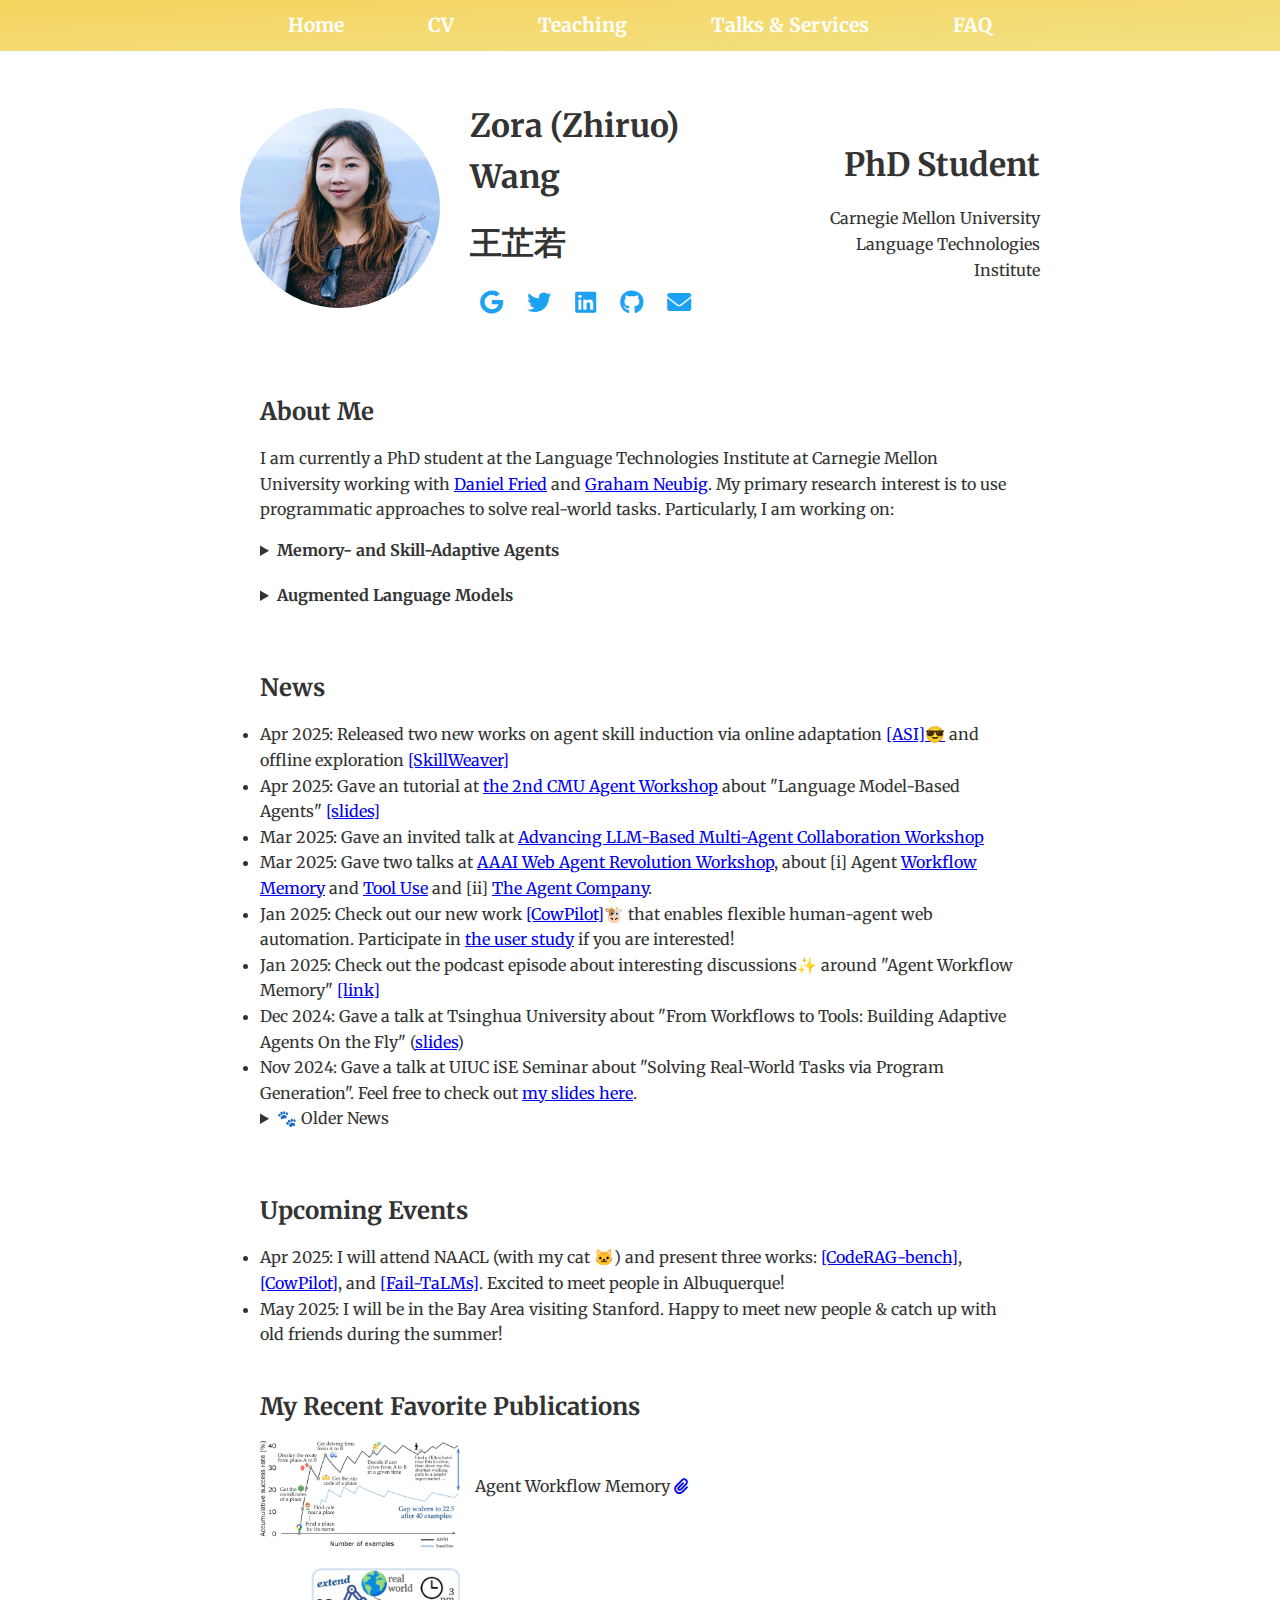
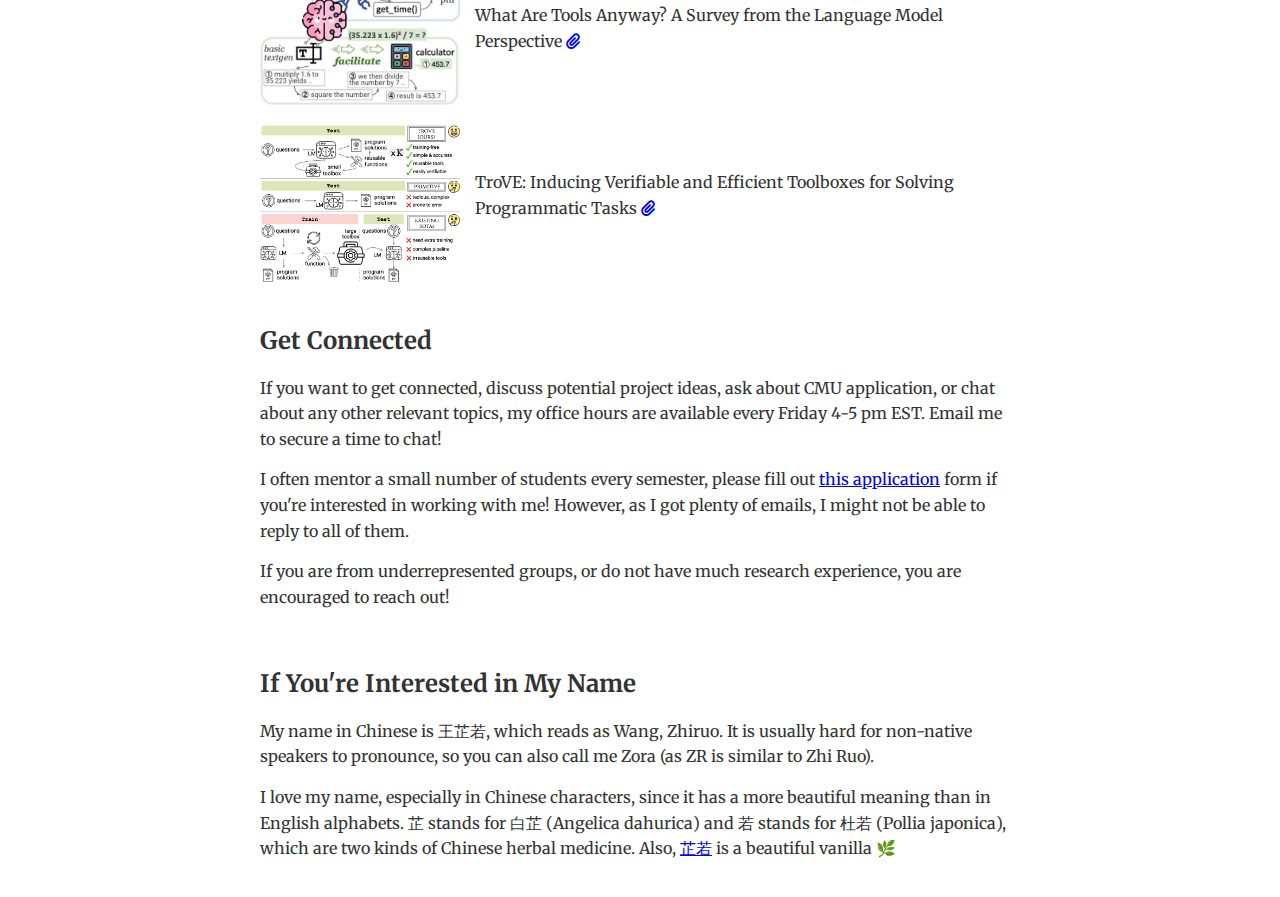
<file: index.html>
<!DOCTYPE html>
<html lang="en">
<head>
    <meta charset="UTF-8">
    <meta name="viewport" content="width=device-width, initial-scale=1.0">
    <title>Homepage | Zora Wang</title>
    <link rel="icon" href="images/cat.png" type="image/png">
    <link rel="stylesheet" href="styles.css">
    <link href="https://fonts.googleapis.com/css2?family=Merriweather:wght@300;700&display=swap" rel="stylesheet">
    <link rel="stylesheet" href="https://cdnjs.cloudflare.com/ajax/libs/font-awesome/6.0.0-beta3/css/all.min.css">
</head>
<body>
    <!-- Top Banner with Navigation Links -->
    <header class="banner">
        <nav class="navbar">
            <a href="index.html" class="nav-link">Home</a>
            <a href="files/zora_cv_2024.pdf" class="nav-link">CV</a>
            <a href="teaching.html" class="nav-link">Teaching</a>
            <a href="talks.html" class="nav-link">Talks & Services</a>
            <a href="faq.html" class="nav-link">FAQ</a>
        </nav>
    </header>

    <!-- Intro Section -->
    <section id="intro" class="intro-container">
        <div class="profile-photo">
            <img src="images/profile.jpg" alt="Profile Picture">
        </div>
        <div class="intro-text">
            <h1>Zora (Zhiruo) Wang</h1>
            <h1>王芷若</h1>
            <div class="social-icons">
                <a href="https://scholar.google.com/citations?hl=en&user=K2hRQgUAAAAJ&view_op=list_works&sortby=pubdate" target="_blank" aria-label="Google Scholar"><i class="fab fa-google"></i></a>
                <a href="https://x.com/ZhiruoW" target="_blank" aria-label="Twitter"><i class="fab fa-twitter"></i></a>
                <a href="https://www.linkedin.com/in/zorazrw" target="_blank" aria-label="LinkedIn"><i class="fab fa-linkedin"></i></a>
                <a href="https://github.com/zorazrw" target="_blank" aria-label="GitHub"><i class="fab fa-github"></i></a>
                <a href="mailto:zhiruow@cs.cmu.edu" aria-label="Email"><i class="fas fa-envelope"></i></a>
            </div>
        </div>
        <div class="school-info">
            <h1>PhD Student</h1>
            <p>Carnegie Mellon University</p>
            <p>Language Technologies Institute</p>
        </div>
    </section>

    <!-- Brief Intro Paragraph -->
    <section id="about" class="section">
        <h2>About Me</h2>
        <p>
            I am currently a PhD student at the Language Technologies Institute at Carnegie Mellon University working with <a href="https://dpfried.github.io/">Daniel Fried</a> and <a href="https://www.phontron.com/">Graham Neubig</a>. My primary research interest is to use programmatic approaches to solve real-world tasks. Particularly, I am working on:
        </p>
        <details>
            <summary><b>Memory- and Skill-Adaptive Agents</b></summary>
            <ol>
              <li>Digital agents that learns navigation workflows in memory <a href="https://arxiv.org/abs/2409.07429">[AWM]</a> and specialized skills as actuators <a href="https://arxiv.org/abs/2504.06821">[ASI]</a> <a href="https://arxiv.org/abs/2504.07079">[SkillWeaver]</a>; build verifiable and efficient toolboxes for math, data analysis, and visual reasoning tasks <a href="https://arxiv.org/abs/2401.12869">[TroVE]</a></li>
              <li>These agents often facilitate human verification <a href="https://arxiv.org/abs/2401.12869">[TroVE]</a> and improves task success <a href="https://arxiv.org/pdf/2501.16609">[CowPilot]</a></li>
              <li>On versatile tasks such as presentation making <a href="https://arxiv.org/pdf/2501.00912">[AutoPresent]</a>, software engineering <a href="https://arxiv.org/abs/2212.10481">[ODEX]</a>, and popular professions <a href="https://arxiv.org/pdf/2412.14161">[TAC]</a></li>
            </ol>
        </details>
        <details>
            <summary><b>Augmented Language Models</b></summary>
            <ol>
              <li>Tools <a href="https://arxiv.org/pdf/2403.15452">[Survey]</a>: designed by human experts <a href="https://arxiv.org/pdf/2501.00912">[AutoPresent]</a> or LMs <a href="https://arxiv.org/abs/2401.12869">[TroVE]</a>; their behaviors to under-specified queries and execution failures <a href="https://arxiv.org/abs/2503.14227">[Fail-TaLMs]</a></li>
              <li>Programs: Challenging benchmarks for open domain <a href="https://arxiv.org/abs/2212.10481">[ODEX]</a>, multilingual <a href="https://arxiv.org/abs/2203.08388">[MCoNaLa]</a>, and data science <a href="https://arxiv.org/abs/2108.06712">[HiTab]</a> problems; Performant code LMs <a href="https://arxiv.org/abs/2305.06161">[StarCoder]</a> <a href="https://arxiv.org/pdf/2407.14044">[ECCO]</a> with <a href="https://code-rag-bench.github.io/">[Code RAG]</a>, assistive <a href="https://arxiv.org/abs/2310.14687">[APIs]</a>, and libraries in <a href="https://openreview.net/pdf?id=ZTCxT2t2Ru">[DocPrompting]</a></li>
              <li>Knowledge: retrieve texts <a href="https://arxiv.org/abs/2311.08377">[FilCo]</a> <a href="https://arxiv.org/abs/2212.02027">[ReAtt]</a> <a href="https://arxiv.org/abs/2403.09040">[RAGGED]</a> and structured data <a href="https://arxiv.org/abs/2205.09843">[WikiTable]</a> <a href="https://arxiv.org/abs/2010.12537">[TUTA]</a></li>
            </ol>
        </details>
    </section>

    <!-- News Section -->
    <section id="news" class="section">
        <h2>News</h2>
        <ul>
            <li>Apr 2025: Released two new works on agent skill induction via online adaptation <a href="https://arxiv.org/abs/2504.06821">[ASI]😎</a> and offline exploration <a href="https://arxiv.org/abs/2504.07079">[SkillWeaver]</a></li>
            <li> Apr 2025: Gave an tutorial at <a href="https://cmu-agent-workshop.github.io/">the 2nd CMU Agent Workshop</a> about "Language Model-Based Agents" <a href="https://docs.google.com/presentation/d/1ag34oWLEQV29Jz6sIc0qAoqxj02JFTgTYcBTnqSxrfs/edit?usp=sharing">[slides]</a></li>
            <li> Mar 2025: Gave an invited talk at <a href="https://multiagents.org/workshop">Advancing LLM-Based Multi-Agent Collaboration Workshop</a></li>
            <li> Mar 2025: Gave two talks at <a href="https://sites.google.com/view/web-agent-revolution/home">AAAI Web Agent Revolution Workshop</a>, about [i] Agent <a href="https://arxiv.org/abs/2409.07429">Workflow Memory</a> and <a href="https://arxiv.org/abs/2401.12869">Tool Use</a> and [ii] <a href="https://arxiv.org/abs/2412.14161">The Agent Company</a>.</li>
            <li>Jan 2025: Check out our new work <a href="https://arxiv.org/pdf/2501.16609">[CowPilot]</a>🐮 that enables flexible human-agent web automation. Participate in <a href="https://forms.gle/aYkXhh7fdRwZ94yVA">the user study</a> if you are interested!</li>
            <li>Jan 2025: Check out the podcast episode about interesting discussions✨ around "Agent Workflow Memory" <a href="https://youtu.be/lvebVU0dsNU">[link]</a></li>
            <li>Dec 2024: Gave a talk at Tsinghua University about "From Workflows to Tools: Building Adaptive Agents On the Fly" (<a href="https://docs.google.com/presentation/d/1qWSg0pxBEJePf-t_cuvjdC0MHD6qV8zskCApIfjCVog/edit?usp=sharing">slides</a>)</li>
            <li>Nov 2024: Gave a talk at UIUC iSE Seminar about "Solving Real-World Tasks via Program Generation". Feel free to check out <a href="https://docs.google.com/presentation/d/1nut1ku1-gu-hiO-wIN0ygYljsOkWUgSyiZ1cfvq5DWk/edit?usp=sharing">my slides here</a>.</li>
        </ul>
        <details>
            <summary>🐾 Older News</summary>
            <li> Oct 2024: Joined the panelist of <a href="https://www.cmu.edu/cs/ourcs/">Our CS</a> (Workshop for Undergraduates in CS) and shared some of my thoughts about research </li>
            <li> Sep 2024: Gave an invited talk at Camel-AI 🐪 about Agent Workflow Memory, check out the <a href="https://t.co/RJnyEOfB8q">video</a>, <a href="https://arxiv.org/abs/2409.07429">paper</a>, and <a href="https://x.com/ZhiruoW/status/1834215465683415243">tweet</a> </li>
            <li> Jul 2024: Gave a tutorial at SIGIR about <a href="https://llm4table-tutorial.github.io/">Large Language Models for Tabular Data</a>, check out the slides & recordings if you're interested! </li>
            <li> May 2024: Organized our <a href="https://cmu-agent-workshop.github.io/">CMU Agent Workshop</a> 🤖 with plenty of events -- insightful tutorials, talks, and posters! I also gave two (short) tutorials about tool-augmented LMs and codegen testbeds. </li>
            <li> Mar 2024: Gave a guest lecture about "Language Agents and Tool Use" at the Advanced NLP course (11-711) course, check out the <a href="https://www.youtube.com/watch?v=6NeTO61qc4M&list=PL8PYTP1V4I8DZprnWryM4nR8IZl1ZXDjg&pp=iAQB">recordings</a>! </li>
            <li>Mar 2024: Gave a talk at the <a href="https://cmuflame.org/">[FLAME_ (Foundation and LAnguage Model) 🔥]</a> seminar, about <a href="https://arxiv.org/pdf/2403.15452">[our recent survey]</a> and <a href="https://arxiv.org/pdf/2401.12869.pdf">[TroVE]</a> </li>
            <li>Feb 2024: Gave a talk about <b>Language Models with Tools</b> at the <em>LLM as Agent</em> Seminar, about <a href="https://arxiv.org/pdf/2401.12869.pdf">[TroVE]</a> and works in progress 🤫 </li>
            <li>Feb 2024: Gave a lecture about <b>Evaluation (metrics and benchmarks)</b> for the Neural Code Generation (11-891) course 💻 </li>
            <li>Jan 2024: TAing for the new course <a href="https://cmu-codegen.github.io/s2024/">[11-891 Neural Code Generation]</a>, reach out if you want to discuss more project ideas 🪄 </li>
            <li>Nov 2023: Gave a guest lecture about <b>Evaluation and Benchmarks for Code Generation</b> for the Advanced NLP course (11-711) 👩‍🏫 more details <a href="https://cmu-anlp.github.io/schedule/code-generation.html">[here]</a></li>
            <li>Aug 2023: A talk about 🛠️ <b>Tool using, learning, and making with LLMs</b> at <em>Code Generation Reading Group</em>, check out the <a href="https://cmu.zoom.us/rec/share/cI-aFYHoIL0fir4KeKwiVladDrUPrdtTWGeXvcg42-UryelmAW3QTW5ASrd9QmO0.Sz5hB9sIrPd2s_UT">[video]</a></li>
            <li>Apr 2023: Gave a talk about <a href="https://arxiv.org/pdf/2212.10481.pdf">[ODEX]</a> at the Machine Learning Methods in Software Engineering <a href="https://www.youtube.com/watch?v=xQxGyzcw7H4">(video)</a> hosted by JetBrains Research Team 👩‍💻</li>
          </details>
    </section>

    <!-- Upcoming Events Section -->
    <section id="upcoming" class="section">
        <h2>Upcoming Events</h2>
        <ul>
            <li> Apr 2025: I will attend NAACL (with my cat 🐱) and present three works: <a href="https://code-rag-bench.github.io/">[CodeRAG-bench]</a>, <a href="https://arxiv.org/pdf/2501.16609">[CowPilot]</a>, and <a href="https://arxiv.org/abs/2503.14227">[Fail-TaLMs]</a>. Excited to meet people in Albuquerque!</li>
            <li> May 2025: I will be in the Bay Area visiting Stanford. Happy to meet new people & catch up with old friends during the summer!</li>
        </ul>
    </section>

    <!-- Recent Publications -->
    <section id="recent-pub" class="section">
        <h2>My Recent Favorite Publications</h2>
        <div class="pub-container">
            <div class="pub-item">
                <img src="images/awm.jpg" alt="Agent Workflow Memory" width="200px">
                <p>
                    Agent Workflow Memory 
                    <a href="https://arxiv.org/abs/2409.07429" aria-label="Link to publication"><i class="fa-solid fa-paperclip"></i></a>
                </p>
            </div>
            <div class="pub-item">
                <img src="images/survey.jpg" alt="Survey on Language Models" width="200px">
                <p>
                    What Are Tools Anyway? A Survey from the Language Model Perspective 
                    <a href="https://arxiv.org/pdf/2403.15452" aria-label="Link to publication"><i class="fa-solid fa-paperclip"></i></a>
                </p>
            </div>
            <div class="pub-item">
                <img src="images/trove.jpg" alt="TroVE Took Making" width="200px">
                <p>
                    TroVE: Inducing Verifiable and Efficient Toolboxes for Solving Programmatic Tasks
                    <a href="https://arxiv.org/abs/2401.12869" aria-label="Link to publication"><i class="fa-solid fa-paperclip"></i></a>
                </p>
            </div>
        </div>
    </section>
    

    <!-- Get Connected Section -->
    <section id="connected" class="section">
        <h2>Get Connected</h2>
        <p>If you want to get connected, discuss potential project ideas, ask about CMU application, or chat about any other relevant topics, my office hours are available every Friday 4-5 pm EST. Email me to secure a time to chat!</p>
        <p>I often mentor a small number of students every semester, please fill out <a href="https://forms.gle/qatBPCCBEvGxQWLf7">this application</a> form if you're interested in working with me! However, as I got plenty of emails, I might not be able to reply to all of them.</p>
        <p>If you are from underrepresented groups, or do not have much research experience, you are encouraged to reach out!</p>
    </section>
    
    <!-- My Name Section -->
    <section id="my-name" class="section">
        <h2>If You're Interested in My Name</h2>
        <p>My name in Chinese is 王芷若, which reads as Wang, Zhiruo. It is usually hard for non-native speakers to pronounce, so you can also call me Zora (as ZR is similar to Zhi Ruo).</p>
        <p>I love my name, especially in Chinese characters, since it has a more beautiful meaning than in English alphabets. 芷 stands for 白芷 (Angelica dahurica) and 若 stands for 杜若 (Pollia japonica), which are two kinds of Chinese herbal medicine. Also, <a href="https://baike.baidu.hk/item/%E8%8A%B7%E8%8B%A5/6244995">芷若</a> is a beautiful vanilla 🌿</p>
    </section>
</file>
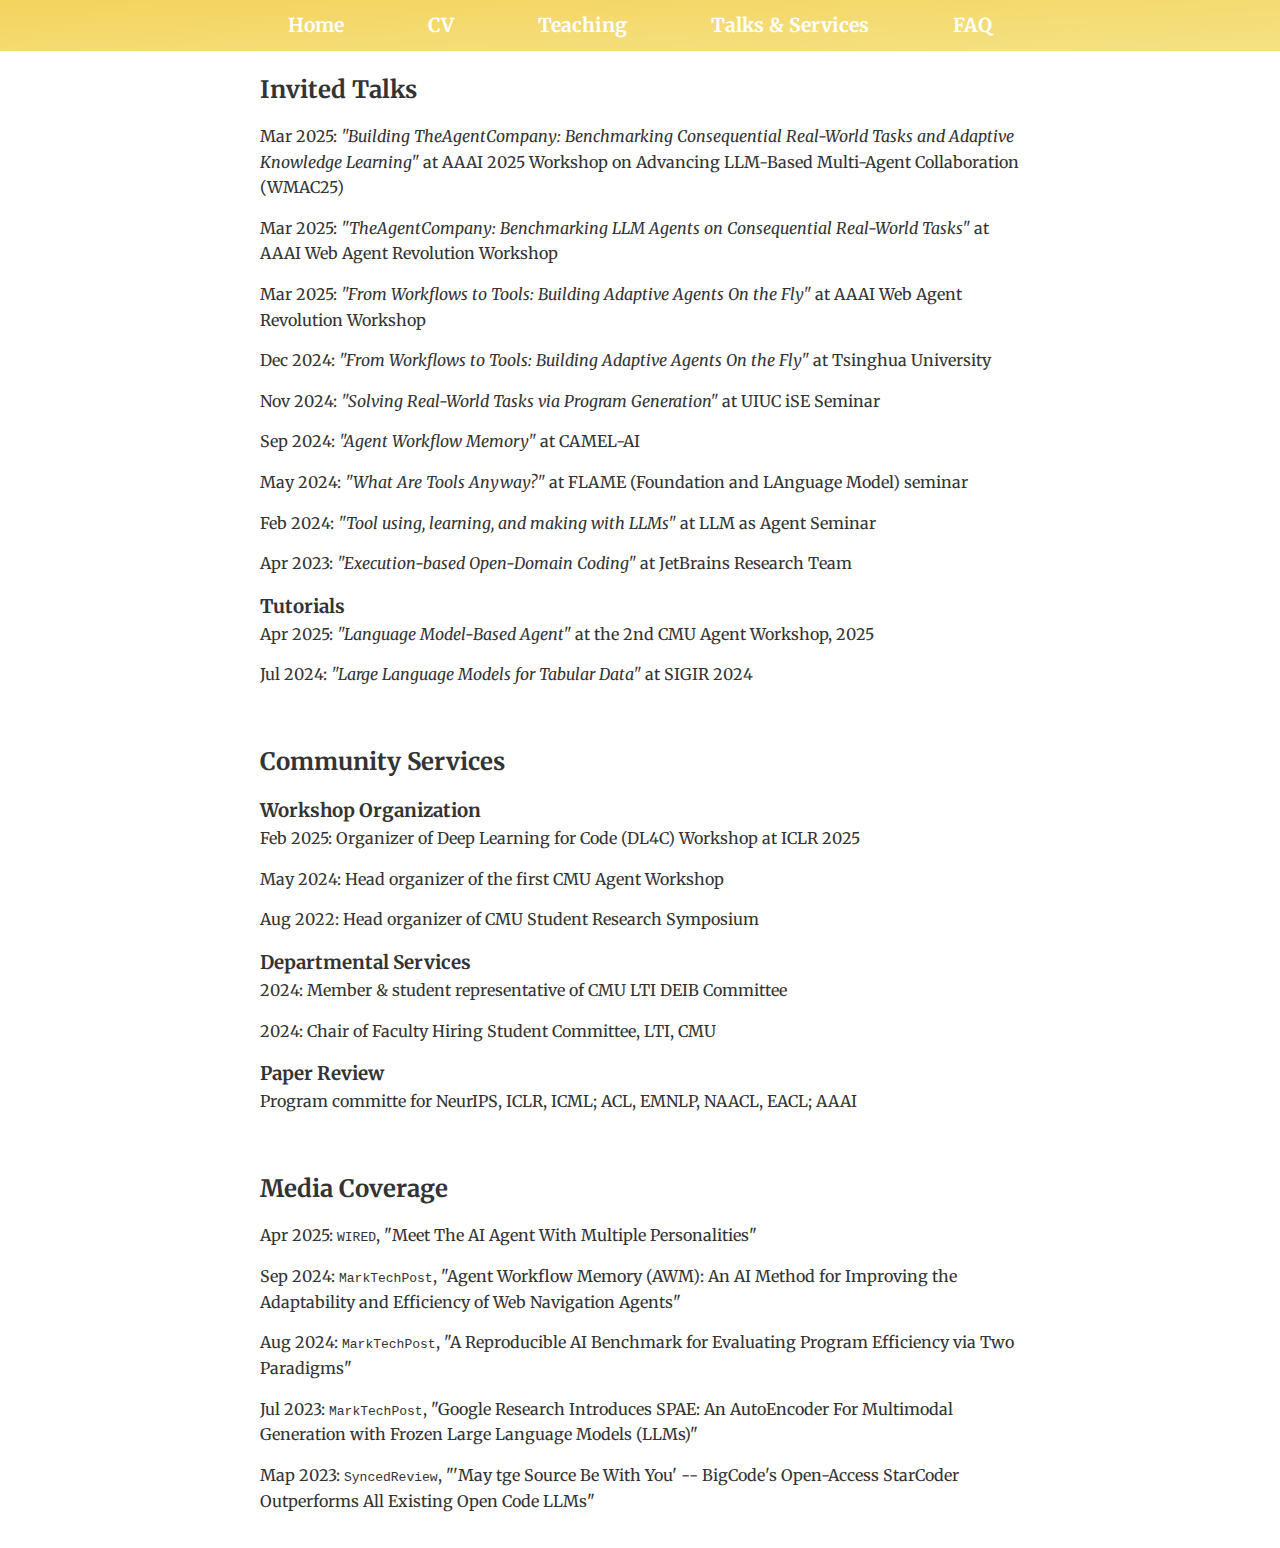
<file: talks.html>
<!DOCTYPE html>
<html lang="en">
<head>
    <meta charset="UTF-8">
    <meta name="viewport" content="width=device-width, initial-scale=1.0">
    <title>Talks | Zora Wang</title>
    <link rel="stylesheet" href="styles.css">
    <link href="https://fonts.googleapis.com/css2?family=Merriweather:wght@300;700&display=swap" rel="stylesheet">
    <link rel="stylesheet" href="https://cdnjs.cloudflare.com/ajax/libs/font-awesome/6.0.0-beta3/css/all.min.css">
</head>
<body>
    <!-- Top Banner with Navigation Links -->
    <header class="banner">
        <nav class="navbar">
            <a href="index.html" class="nav-link">Home</a>
            <a href="files/zora_cv_2024.pdf" class="nav-link">CV</a>
            <a href="teaching.html" class="nav-link">Teaching</a>
            <a href="talks.html" class="nav-link">Talks & Services</a>
            <a href="faq.html" class="nav-link">FAQ</a>
        </nav>
    </header>

    <!-- Invited Talks -->
    <section id="invited-talks" class="section">
        <h2>Invited Talks</h2>
        <p>Mar 2025: <em>"Building TheAgentCompany: Benchmarking Consequential Real-World Tasks and Adaptive Knowledge Learning"</em> at AAAI 2025 Workshop on Advancing LLM-Based Multi-Agent Collaboration (WMAC25)</p>
        <p>Mar 2025: <em>"TheAgentCompany: Benchmarking LLM Agents on Consequential Real-World Tasks"</em> at AAAI Web Agent Revolution Workshop</p>
        <p>Mar 2025: <em>"From Workflows to Tools: Building Adaptive Agents On the Fly"</em> at AAAI Web Agent Revolution Workshop</p>
        <p>Dec 2024: <em>"From Workflows to Tools: Building Adaptive Agents On the Fly"</em> at Tsinghua University</p>
        <p>Nov 2024: <em>"Solving Real-World Tasks via Program Generation"</em> at UIUC iSE Seminar</p>
        <p>Sep 2024: <em>"Agent Workflow Memory"</em> at CAMEL-AI</p>
        <p>May 2024: <em>"What Are Tools Anyway?"</em> at FLAME (Foundation and LAnguage Model) seminar</p>
        <p>Feb 2024: <em>"Tool using, learning, and making with LLMs"</em> at LLM as Agent Seminar</p>
        <p>Apr 2023: <em>"Execution-based Open-Domain Coding"</em> at JetBrains Research Team</p>
        <h3>Tutorials</h3>
        <p>Apr 2025: <em>"Language Model-Based Agent"</em> at the 2nd CMU Agent Workshop, 2025</p>
        <p>Jul 2024: <em>"Large Language Models for Tabular Data"</em> at SIGIR 2024</p>
    </section>

    <!-- Community Services -->
    <section id="community-services" class="section">
        <h2>Community Services</h2>
        <h3>Workshop Organization</h3>
        <p>Feb 2025: Organizer of Deep Learning for Code (DL4C) Workshop at ICLR 2025</p>
        <p>May 2024: Head organizer of the first CMU Agent Workshop</p>
        <p>Aug 2022: Head organizer of CMU Student Research Symposium</p>
        <h3>Departmental Services</h3>
        <p>2024: Member & student representative of CMU LTI DEIB Committee</p>
        <p>2024: Chair of Faculty Hiring Student Committee, LTI, CMU</p>
        <h3>Paper Review</h3>
        <p>Program committe for NeurIPS, ICLR, ICML; ACL, EMNLP, NAACL, EACL; AAAI</p>
    </section>

    <!-- Media Coverage -->
    <section id="media-coverage" class="section">
        <h2>Media Coverage</h2>
        <p>Apr 2025: <tt>WIRED</tt>, "Meet The AI Agent With Multiple Personalities"</p>
        <p>Sep 2024: <tt>MarkTechPost</tt>, "Agent Workflow Memory (AWM): An AI Method for Improving the Adaptability and Efficiency of Web Navigation Agents"</p>
        <p>Aug 2024: <tt>MarkTechPost</tt>, "A Reproducible AI Benchmark for Evaluating Program Efficiency via Two Paradigms"</p>
        <p>Jul 2023: <tt>MarkTechPost</tt>, "Google Research Introduces SPAE: An AutoEncoder For Multimodal Generation with Frozen Large Language Models (LLMs)"</p>
        <p>Map 2023: <tt>SyncedReview</tt>, "'May tge Source Be With You' -- BigCode's Open-Access StarCoder Outperforms All Existing Open Code LLMs"</p>
    </section>
</file>
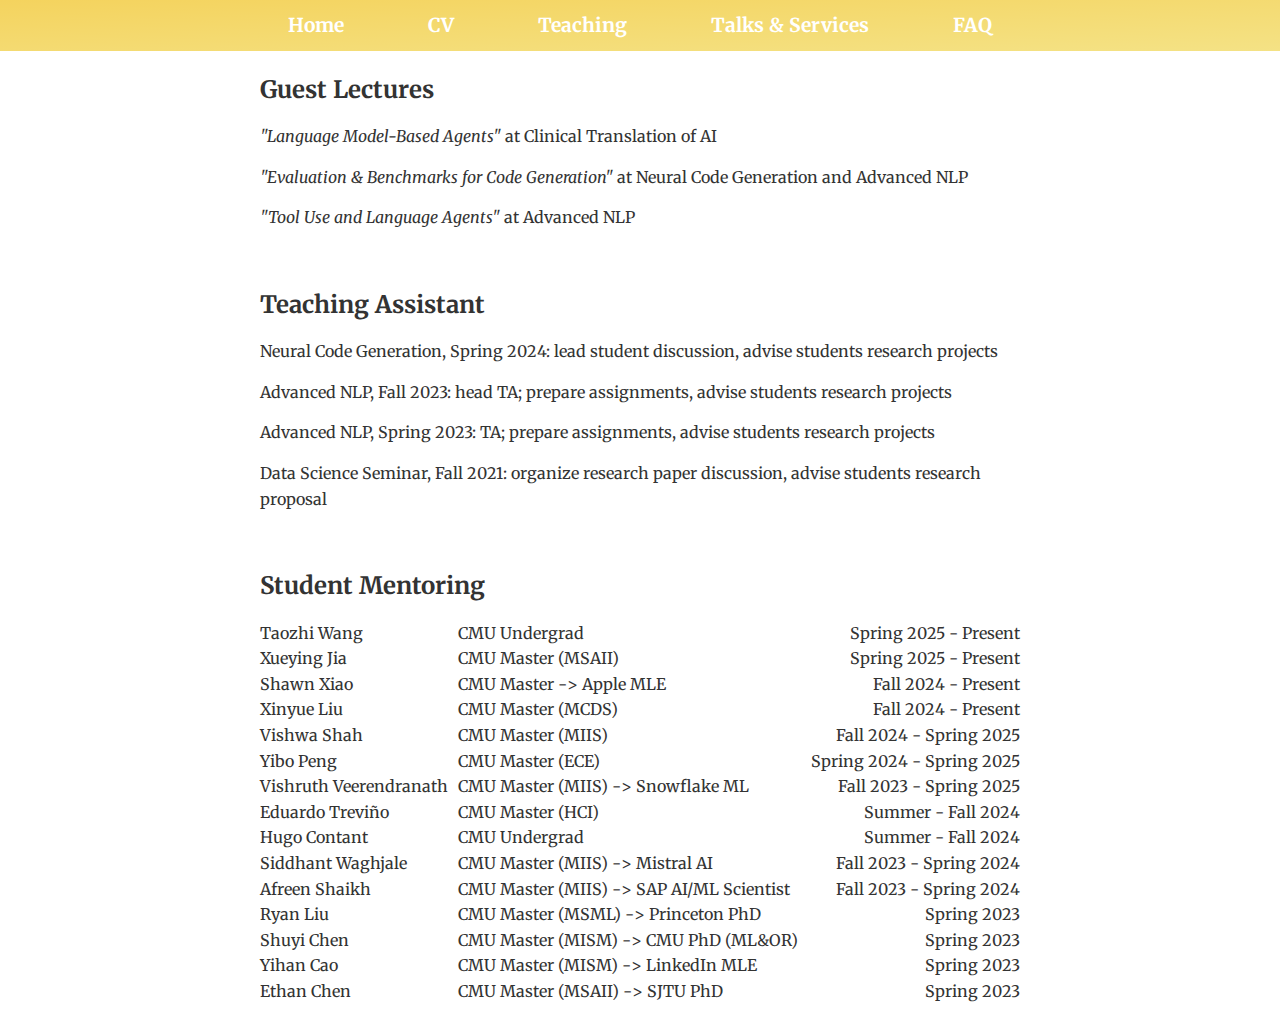
<file: teaching.html>
<!DOCTYPE html>
<html lang="en">
<head>
    <meta charset="UTF-8">
    <meta name="viewport" content="width=device-width, initial-scale=1.0">
    <title>Teaching | Zora Wang</title>
    <link rel="stylesheet" href="styles.css">
    <link href="https://fonts.googleapis.com/css2?family=Merriweather:wght@300;700&display=swap" rel="stylesheet">
    <link rel="stylesheet" href="https://cdnjs.cloudflare.com/ajax/libs/font-awesome/6.0.0-beta3/css/all.min.css">
</head>
<body>
    <!-- Top Banner with Navigation Links -->
    <header class="banner">
        <nav class="navbar">
            <a href="index.html" class="nav-link">Home</a>
            <a href="files/zora_cv_2024.pdf" class="nav-link">CV</a>
            <a href="teaching.html" class="nav-link">Teaching</a>
            <a href="talks.html" class="nav-link">Talks & Services</a>
            <a href="faq.html" class="nav-link">FAQ</a>
        </nav>
    </header>

    <!-- Guest Lectures -->
    <section id="guest-lecture" class="section">
        <h2>Guest Lectures</h2>
        <p><em>"Language Model-Based Agents"</em> at Clinical Translation of AI</p>
        <p><em>"Evaluation & Benchmarks for Code Generation"</em> at Neural Code Generation and Advanced NLP</p>
        <p><em>"Tool Use and Language Agents"</em> at Advanced NLP</p>
    </section>

    <!-- Guest Lectures -->
    <section id="ta" class="section">
        <h2>Teaching Assistant</h2>
        <p>Neural Code Generation, Spring 2024: lead student discussion, advise students research projects</p>
        <p>Advanced NLP, Fall 2023: head TA; prepare assignments, advise students research projects</p>
        <p>Advanced NLP, Spring 2023: TA; prepare assignments, advise students research projects</p>
        <p>Data Science Seminar, Fall 2021: organize research paper discussion, advise students research proposal</p>
    </section>

    <!-- Student Mentoring -->
    <section id="students" class="student-container">
        <h2>Student Mentoring</h2>

        <div class="students-row">
            <div class="name">
                <p>Taozhi Wang</p>
                <p>Xueying Jia</p>
                <p>Shawn Xiao</p>
                <p>Xinyue Liu</p>
                <p>Vishwa Shah</p>
                <p>Yibo Peng</p>
                <p>Vishruth Veerendranath</p>
                <p>Eduardo Treviño</p>
                <p>Hugo Contant</p>
                <p>Siddhant Waghjale</p>
                <p>Afreen Shaikh</p>
                <p>Ryan Liu</p>
                <p>Shuyi Chen</p>
                <p>Yihan Cao</p>
                <p>Ethan Chen</p>
            </div>
            <div class="program">
                <p>CMU Undergrad</p>
                <p>CMU Master (MSAII)</p>
                <p>CMU Master -> Apple MLE</p>
                <p>CMU Master (MCDS)</p>
                <p>CMU Master (MIIS)</p>
                <p>CMU Master (ECE)</p>
                <p>CMU Master (MIIS) -> Snowflake ML</p>
                <p>CMU Master (HCI)</p>
                <p>CMU Undergrad</p>
                <p>CMU Master (MIIS) -> Mistral AI</p>
                <p>CMU Master (MIIS) -> SAP AI/ML Scientist</p>
                <p>CMU Master (MSML) -> Princeton PhD</p>
                <p>CMU Master (MISM) -> CMU PhD (ML&OR)</p>
                <p>CMU Master (MISM) -> LinkedIn MLE</p>
                <p>CMU Master (MSAII) -> SJTU PhD</p>
            </div>
            <div class="duration">
                <p>Spring 2025 - Present</p>
                <p>Spring 2025 - Present</p>
                <p>Fall 2024 - Present</p>
                <p>Fall 2024 - Present</p>
                <p>Fall 2024 - Spring 2025</p>
                <p>Spring 2024 - Spring 2025</p>
                <p>Fall 2023 - Spring 2025</p>
                <p>Summer - Fall 2024</p>
                <p>Summer - Fall 2024</p>
                <p>Fall 2023 - Spring 2024</p>
                <p>Fall 2023 - Spring 2024</p>
                <p>Spring 2023</p>
                <p>Spring 2023</p>
                <p>Spring 2023</p>
                <p>Spring 2023</p>
            </div>
        </div>
    </section>
</file>
<file: styles.css>
/* Global Styles */
* {
    margin: 0;
    padding: 0;
    box-sizing: border-box;
}

body {
    font-family: 'Merriweather', 'Palatino Linotype', serif;
    background-color: #fff;
    color: #333;
    line-height: 1.6;
}

/* Top Banner / Navigation */
.banner {
    background: linear-gradient(to bottom right, #f4d35e, #f4e285);
    padding: 10px 0;
    text-align: center;
}

.navbar .nav-link {
    margin: 0 40px;
    text-decoration: none;
    color: white;
    font-weight: bold;
    font-size: 1.2rem;
}

/* Intro Section */
.intro-container {
    display: flex;
    align-items: center;
    padding: 50px;
    max-width: 900px;
    margin: 0 auto;
    gap: 30px;
}

.profile-photo img {
    width: 200px;
    height: 200px;
    border-radius: 50%;
    object-fit: cover;
}

.social-icons {
    margin-top: 10px;
}

.social-icons a {
    margin: 0 10px;
    font-size: 1.5rem;
    color: #1DA1F2; /* Twitter's official color */
    text-decoration: none;
    transition: color 0.3s;
}

.social-icons a:hover {
    color: #0d8ddf; /* Slightly darker blue for hover effect */
}

.section h2 {
    margin-bottom: 15px; /* Space below the heading */
}

.section p {
    line-height: 1.6; /* Adjust line height for better readability */
    margin-bottom: 15px; /* Space between paragraphs */
}

.section details {
    margin-bottom: 20px; /* Space between details sections */
}

.school-info {
    margin-left: auto; /* Push this div to the right */
    text-align: right;
}

/* Section Styling */
.section {
    padding: 20px;
    max-width: 800px;
    margin: 0 auto;
}

h1, h2 {
    margin-bottom: 15px;
    color: #333;
}

.pub-container {
    display: flex;              /* Use flexbox for layout */
    flex-direction: column;     /* Arrange items in a column */
    gap: 20px;                 /* Space between items */
}

.pub-item {
    display: flex;             /* Use flex for the image and text */
    align-items: center;       /* Vertically center items */
}

.pub-item img {
    margin-right: 15px;       /* Space between image and text */
}


.recent-works {
    display: flex; /* Use flexbox for columns */
    align-items: center; /* Center items vertically */
    gap: 10px; /* Space between the columns */
}

.student-container {
    margin: 0 auto;
    max-width: 800px;
    padding: 20px;
}

.students-row {
    display: flex; /* Use flexbox for columns */
    align-items: center; /* Center items vertically */
    gap: 10px; /* Space between the columns */
}

.student {
    flex: 1;
    align-items: center; /* Center items vertically */
    max-width: 800px;
    margin: 0 auto;
    gap: 10px;
}

.duration {
    margin-left: auto; /* Push this div to the right */
    text-align: right;
}

/* Buttons */
.btn {
    display: inline-block;
    margin: 10px;
    padding: 10px 20px;
    background-color: #FF6347;
    color: white;
    text-decoration: none;
    border-radius: 5px;
}

/* Footer */
footer {
    text-align: center;
    padding: 50px;
    background-color: #FF7F50;
    color: white;
}
</file>
